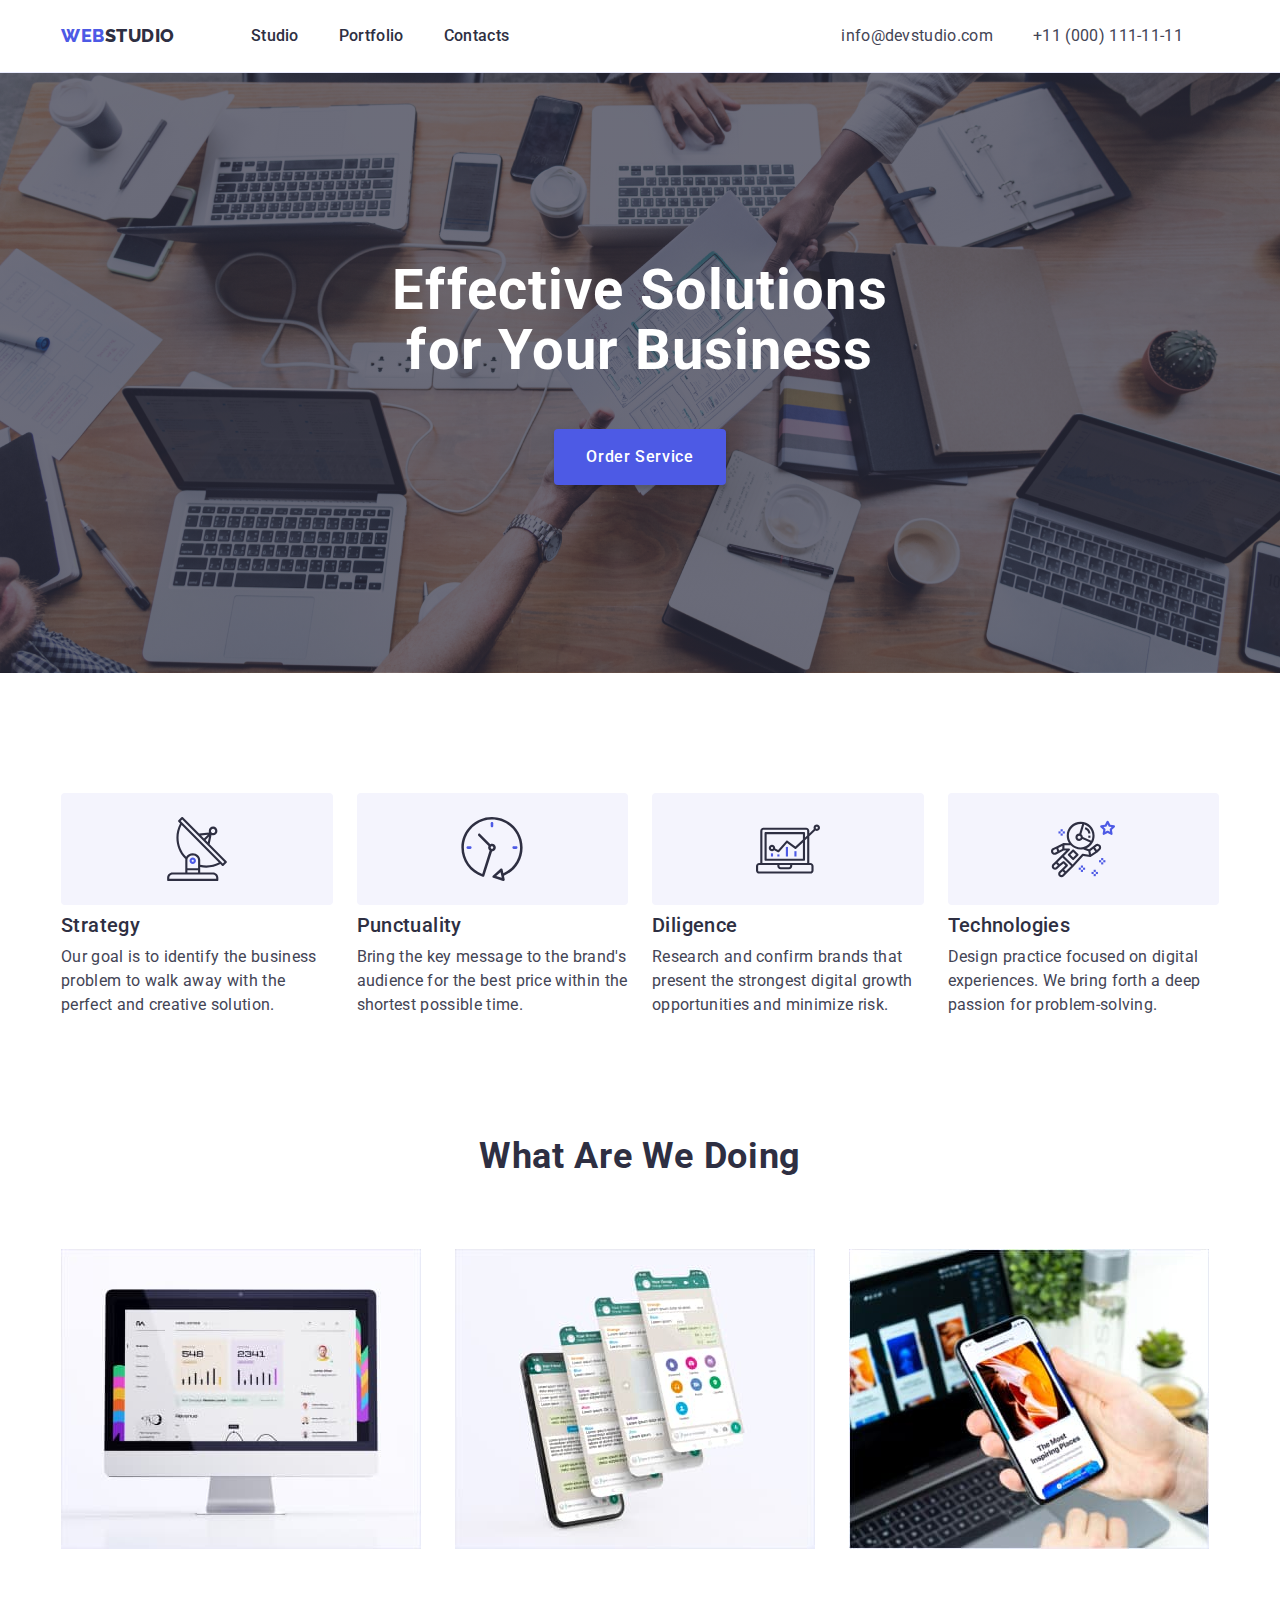
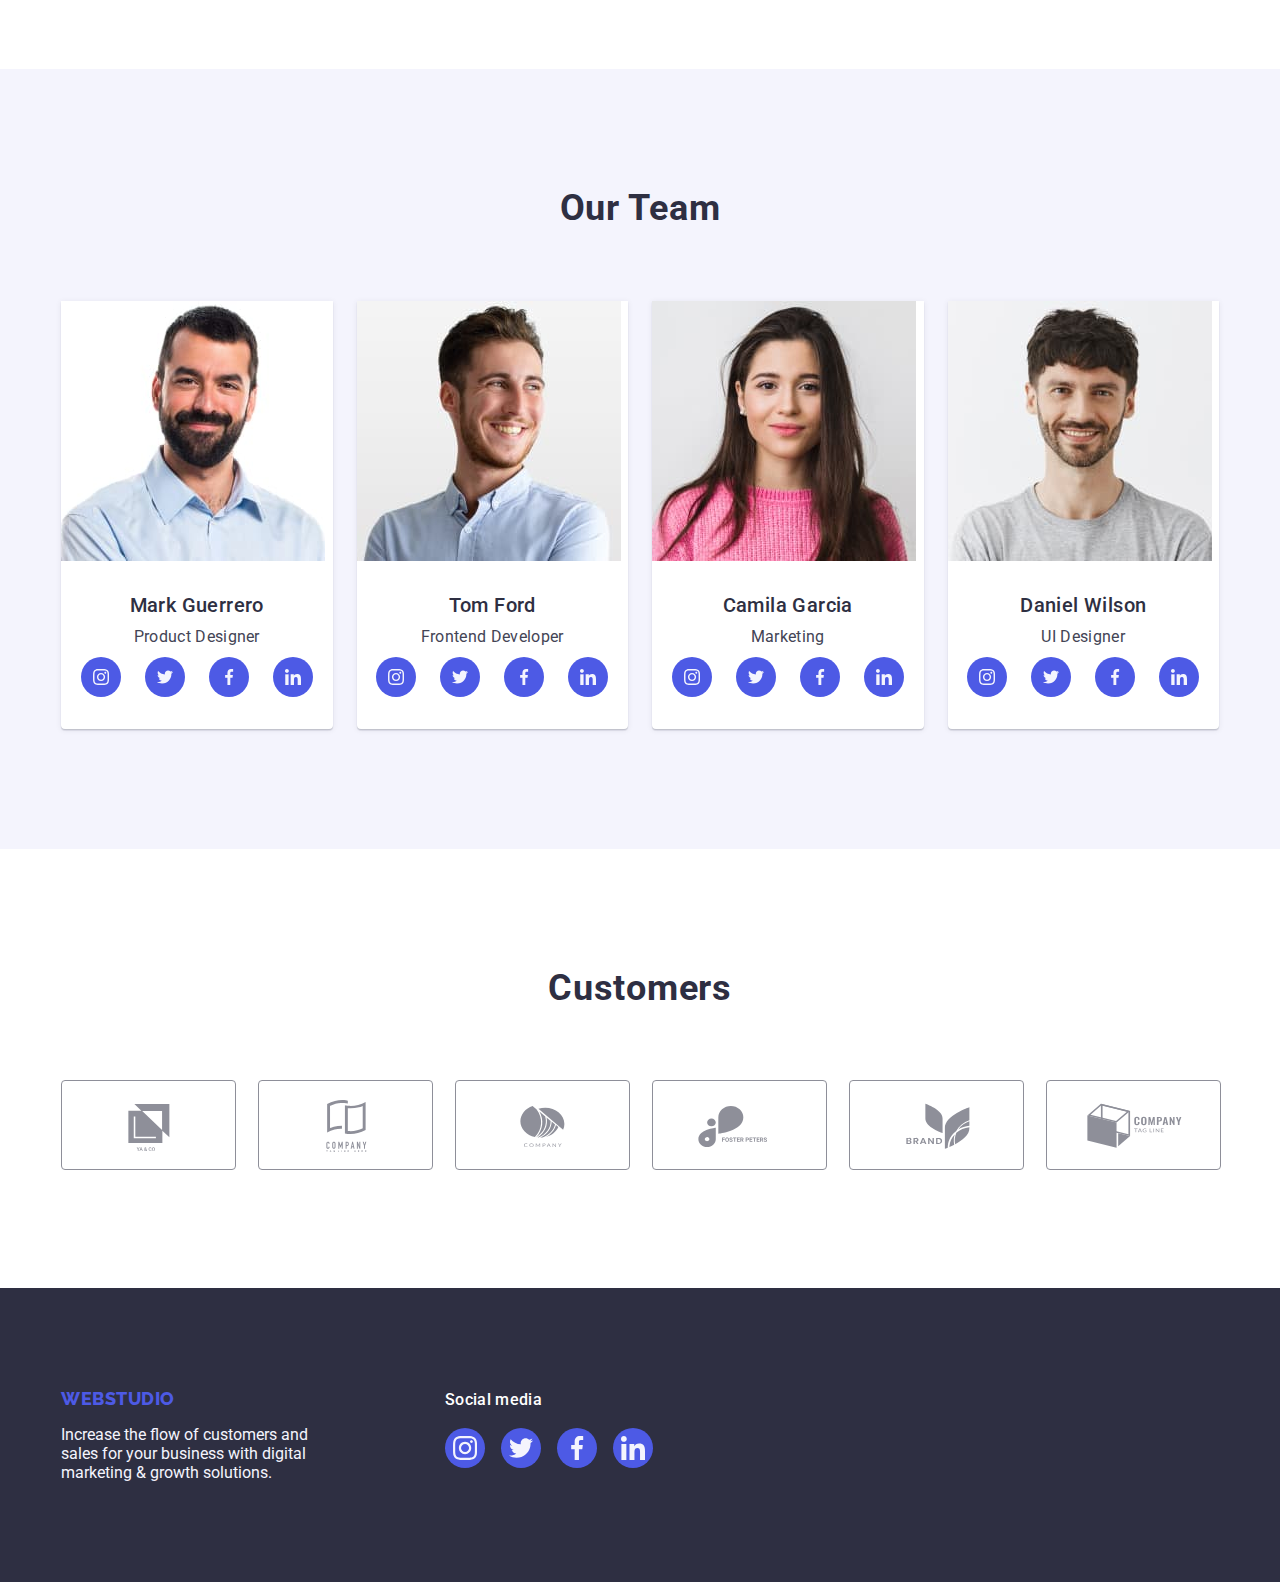
<file: index.html>
<!DOCTYPE html>
<html lang="en">
  <head>
    <meta charset="UTF-8" />
    <meta http-equiv="X-UA-Compatible" content="IE=edge" />
    <meta name="viewport" content="width=device-width, initial-scale=1.0" />
    <link rel="preconnect" href="https://fonts.googleapis.com" />
    <link rel="preconnect" href="https://fonts.gstatic.com" crossorigin />
    <link
      href="https://fonts.googleapis.com/css2?family=Montserrat:wght@400;700&family=Raleway:wght@800&family=Roboto:wght@400;500;700&display=swap"
      rel="stylesheet"
    />
    <link
      rel="stylesheet"
      href="https://cdnjs.cloudflare.com/ajax/libs/modern-normalize/1.1.0/modern-normalize.min.css"
      integrity="sha512-wpPYUAdjBVSE4KJnH1VR1HeZfpl1ub8YT/NKx4PuQ5NmX2tKuGu6U/JRp5y+Y8XG2tV+wKQpNHVUX03MfMFn9Q=="
      crossorigin="anonymous"
      referrerpolicy="no-referrer"
    />
    <link rel="stylesheet" href="./css/style.css" />
    <title>Document</title>
  </head>
  <body>
    <!-- header -->
    <header class="page-header">
      <div class="container">
        <!-- navbar -->
        <nav class="page-nav">
          <!-- logo -->
          <a class="logo link" href="./index.html">
            Web<span class="secondary-text-color">Studio</span>
          </a>

          <ul class="nav list">
            <li><a class="nav-item link" href="./index.html">Studio</a></li>
            <li><a class="nav-item link" href="./portfolio.html">Portfolio</a></li>
            <li><a class="nav-item link" href="">Contacts</a></li>
          </ul>
        </nav>

        <!-- contacts -->
        <address class="nav-contact">
          <ul class="contact-list list">
            <li>
              <a class="nav-contact-item link" href="mailto:info@devstudio.com">
                info@devstudio.com
              </a>
            </li>
            <li>
              <a class="nav-contact-item link" href="tel:+110001111111">+11 (000) 111-11-11</a>
            </li>
          </ul>
        </address>
      </div>
    </header>

    <!-- main -->
    <main>
      <!-- hero -->
      <section class="hero">
        <div class="container">
          <h1 class="hero-title">Effective Solutions for Your Business</h1>
          <button class="button" type="button">Order Service</button>
        </div>
      </section>

      <!-- section-2 -->
      <section class="advantages">
        <div class="container">
          <h2 class="section-title" hidden>Advantages</h2>
          <!-- list of advantages -->
          <ul class="advantages-list list">
            <li class="advantages-item icon-antenna">
              <div class="advantages-icon">
                <svg width="64" height="64">
                  <use href="./images/icons.svg#icon-antenna"></use>
                </svg>
              </div>
              <h3 class="section-subtitle">Strategy</h3>
              <p class="section-text">
                Our goal is to identify the business problem to walk away with the perfect and
                creative solution.
              </p>
            </li>
            <li class="advantages-item icon-clock">
              <div class="advantages-icon">
                <svg width="64" height="64">
                  <use href="./images/icons.svg#icon-clock"></use>
                </svg>
              </div>
              <h3 class="section-subtitle">Punctuality</h3>
              <p class="section-text">
                Bring the key message to the brand's audience for the best price within the shortest
                possible time.
              </p>
            </li>
            <li class="advantages-item icon-diagram">
              <div class="advantages-icon">
                <svg width="64" height="64">
                  <use href="./images/icons.svg#icon-diagram"></use>
                </svg>
              </div>
              <h3 class="section-subtitle">Diligence</h3>
              <p class="section-text">
                Research and confirm brands that present the strongest digital growth opportunities
                and minimize risk.
              </p>
            </li>
            <li class="advantages-item icon-astronaut">
              <div class="advantages-icon">
                <svg width="64" height="64">
                  <use href="./images/icons.svg#icon-astronaut"></use>
                </svg>
              </div>
              <h3 class="section-subtitle">Technologies</h3>
              <p class="section-text">
                Design practice focused on digital experiences. We bring forth a deep passion for
                problem-solving.
              </p>
            </li>
          </ul>
        </div>
      </section>

      <!-- section-3 -->
      <section class="services">
        <div class="container">
          <h2 class="section-title">What are we doing</h2>
          <ul class="list">
            <li class="services-item">
              <img src="./images/section-3-pic-1.jpg" alt="dashboard" width="360" />
            </li>
            <li class="services-item">
              <img src="./images/section-3-pic-2.jpg" alt="mobile-1" width="360" />
            </li>
            <li class="services-item">
              <img src="./images/section-3-pic-3.jpg" alt="mobile-2" width="360" />
            </li>
          </ul>
        </div>
      </section>

      <!-- section-4 -->
      <section class="our-team">
        <div class="container">
          <h2 class="section-title">Our Team</h2>
          <ul class="list">
            <li class="our-team-item">
              <img src="./images/team/person-1.jpg" alt="First worker" width="264" />
              <div class="team-info">
                <h3 class="section-subtitle">Mark Guerrero</h3>
                <p class="section-text">Product Designer</p>
                <ul class="social-links list">
                  <li class="social-links-item">
                    <a class="social-link" href="">
                      <svg class="social-icon" width="16" height="16">
                        <use href="./images/icons.svg#icon-instagram"></use>
                      </svg>
                    </a>
                  </li>
                  <li class="social-links-item">
                    <a class="social-link" href=""
                      ><svg class="social-icon" width="16" height="16">
                        <use href="./images/icons.svg#icon-twitter"></use>
                      </svg>
                    </a>
                  </li>
                  <li class="social-links-item">
                    <a class="social-link" href=""
                      ><svg class="social-icon" width="16" height="16">
                        <use href="./images/icons.svg#icon-facebook"></use>
                      </svg>
                    </a>
                  </li>
                  <li class="social-links-item">
                    <a class="social-link" href=""
                      ><svg class="social-icon" width="16" height="16">
                        <use href="./images/icons.svg#icon-linkedin"></use>
                      </svg>
                    </a>
                  </li>
                </ul>
              </div>
            </li>
            <li class="our-team-item">
              <img src="./images/team/person-2.jpg" alt="Second worker" width="264" />
              <div class="team-info">
                <h3 class="section-subtitle">Tom Ford</h3>
                <p class="section-text">Frontend Developer</p>
                <ul class="social-links list">
                  <li class="social-links-item">
                    <a class="social-link" href="">
                      <svg class="social-icon" width="16" height="16">
                        <use href="./images/icons.svg#icon-instagram"></use>
                      </svg>
                    </a>
                  </li>
                  <li class="social-links-item">
                    <a class="social-link" href=""
                      ><svg class="social-icon" width="16" height="16">
                        <use href="./images/icons.svg#icon-twitter"></use>
                      </svg>
                    </a>
                  </li>
                  <li class="social-links-item">
                    <a class="social-link" href=""
                      ><svg class="social-icon" width="16" height="16">
                        <use href="./images/icons.svg#icon-facebook"></use>
                      </svg>
                    </a>
                  </li>
                  <li class="social-links-item">
                    <a class="social-link" href=""
                      ><svg class="social-icon" width="16" height="16">
                        <use href="./images/icons.svg#icon-linkedin"></use>
                      </svg>
                    </a>
                  </li>
                </ul>
              </div>
            </li>
            <li class="our-team-item">
              <img src="./images/team/person-3.jpg" alt="Third worker" width="264" />
              <div class="team-info">
                <h3 class="section-subtitle">Camila Garcia</h3>
                <p class="section-text">Marketing</p>
                <ul class="social-links list">
                  <li class="social-links-item">
                    <a class="social-link" href="">
                      <svg class="social-icon" width="16" height="16">
                        <use href="./images/icons.svg#icon-instagram"></use>
                      </svg>
                    </a>
                  </li>
                  <li class="social-links-item">
                    <a class="social-link" href=""
                      ><svg class="social-icon" width="16" height="16">
                        <use href="./images/icons.svg#icon-twitter"></use>
                      </svg>
                    </a>
                  </li>
                  <li class="social-links-item">
                    <a class="social-link" href=""
                      ><svg class="social-icon" width="16" height="16">
                        <use href="./images/icons.svg#icon-facebook"></use>
                      </svg>
                    </a>
                  </li>
                  <li class="social-links-item">
                    <a class="social-link" href=""
                      ><svg class="social-icon" width="16" height="16">
                        <use href="./images/icons.svg#icon-linkedin"></use>
                      </svg>
                    </a>
                  </li>
                </ul>
              </div>
            </li>
            <li class="our-team-item">
              <img src="./images/team/person-4.jpg" alt="Forth worker" width="264" />
              <div class="team-info">
                <h3 class="section-subtitle">Daniel Wilson</h3>
                <p class="section-text">UI Designer</p>
                <ul class="social-links list">
                  <li class="social-links-item">
                    <a class="social-link" href="">
                      <svg class="social-icon" width="16" height="16">
                        <use href="./images/icons.svg#icon-instagram"></use>
                      </svg>
                    </a>
                  </li>
                  <li class="social-links-item">
                    <a class="social-link" href=""
                      ><svg class="social-icon" width="16" height="16">
                        <use href="./images/icons.svg#icon-twitter"></use>
                      </svg>
                    </a>
                  </li>
                  <li class="social-links-item">
                    <a class="social-link" href=""
                      ><svg class="social-icon" width="16" height="16">
                        <use href="./images/icons.svg#icon-facebook"></use>
                      </svg>
                    </a>
                  </li>
                  <li class="social-links-item">
                    <a class="social-link" href=""
                      ><svg class="social-icon" width="16" height="16">
                        <use href="./images/icons.svg#icon-linkedin"></use>
                      </svg>
                    </a>
                  </li>
                </ul>
              </div>
            </li>
          </ul>
        </div>
      </section>

      <!-- section-5 -->
      <section class="customers">
        <div class="container">
          <h2 class="customers-title">Customers</h2>
          <ul class="customers-list list">
            <li class="customers-item">
              <a href="" class="customer-link">
                <svg class="customer-icon" width="104" height="56">
                  <use href="./images/icons.svg#icon-customer-1"></use>
                </svg>
              </a>
            </li>
            <li class="customers-item">
              <a href="" class="customer-link">
                <svg class="customer-icon" width="104" height="56">
                  <use href="./images/icons.svg#icon-customer-2"></use>
                </svg>
              </a>
            </li>
            <li class="customers-item">
              <a href="" class="customer-link">
                <svg class="customer-icon" width="104" height="56">
                  <use href="./images/icons.svg#icon-customer-3"></use>
                </svg>
              </a>
            </li>
            <li class="customers-item">
              <a href="" class="customer-link">
                <svg class="customer-icon" width="104" height="56">
                  <use href="./images/icons.svg#icon-customer-4"></use>
                </svg>
              </a>
            </li>
            <li class="customers-item">
              <a href="" class="customer-link">
                <svg class="customer-icon" width="104" height="56">
                  <use href="./images/icons.svg#icon-customer-5"></use>
                </svg>
              </a>
            </li>
            <li class="customers-item">
              <a href="" class="customer-link">
                <svg class="customer-icon" width="104" height="56">
                  <use href="./images/icons.svg#icon-customer-6"></use>
                </svg>
              </a>
            </li>
          </ul>
        </div>
      </section>
    </main>
    <footer class="footer">
      <div class="container">
        <div class="footer-desc">
          <a class="logo link" href="./index.html">
            Web<span class="footer-text-color">Studio</span>
          </a>
          <p class="footer-text">
            Increase the flow of customers and sales for your business with digital marketing &
            growth solutions.
          </p>
        </div>
        <div>
          <p class="footer-second-text">Social media</p>
          <ul class="footer-links list">
            <li class="footer-links-item">
              <a href="" class="footer-link"
                ><svg width="24" height="24" class="footer-icon">
                  <use href="./images/icons.svg#icon-instagram"></use>
                </svg>
              </a>
            </li>
            <li class="footer-links-item">
              <a href="" class="footer-link"
                ><svg width="24" height="24" class="footer-icon">
                  <use href="./images/icons.svg#icon-twitter"></use>
                </svg>
              </a>
            </li>
            <li class="footer-links-item">
              <a href="" class="footer-link"
                ><svg width="24" height="24" class="footer-icon">
                  <use href="./images/icons.svg#icon-facebook"></use>
                </svg>
              </a>
            </li>
            <li class="footer-links-item">
              <a href="" class="footer-link"
                ><svg width="24" height="24" class="footer-icon">
                  <use href="./images/icons.svg#icon-linkedin"></use>
                </svg>
              </a>
            </li>
          </ul>
        </div>
      </div>
    </footer>
  </body>
</html>
</file>
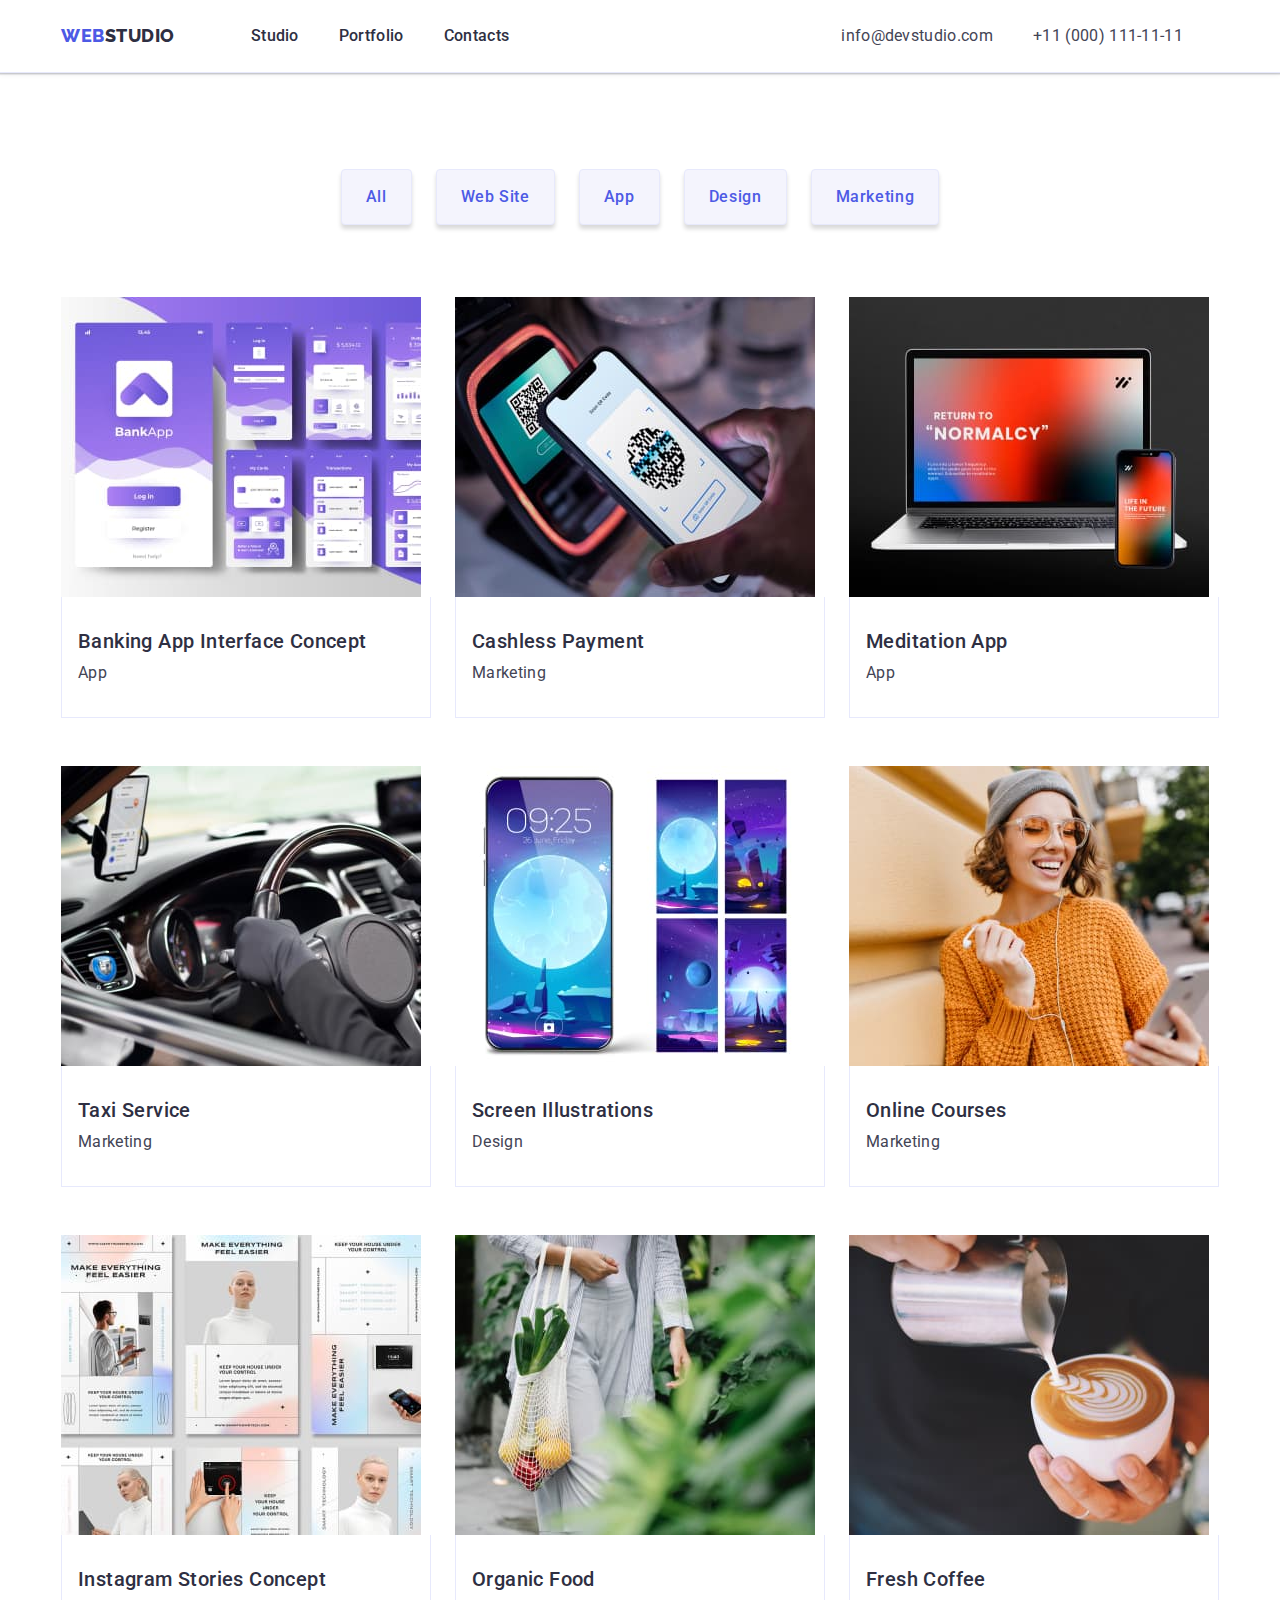
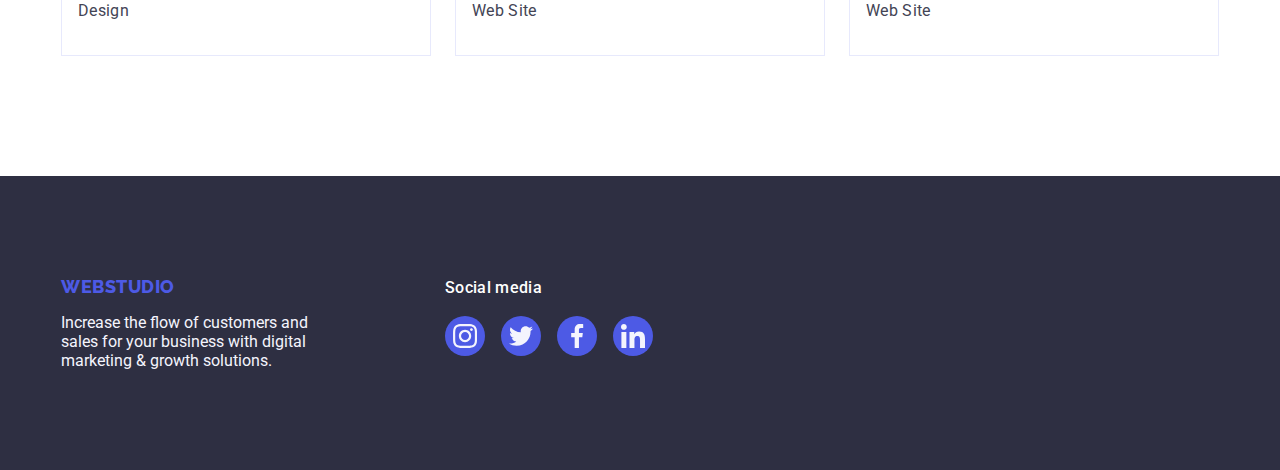
<file: portfolio.html>
<!DOCTYPE html>
<html lang="en">
  <head>
    <meta charset="UTF-8" />
    <meta http-equiv="X-UA-Compatible" content="IE=edge" />
    <meta name="viewport" content="width=device-width, initial-scale=1.0" />
    <link rel="preconnect" href="https://fonts.googleapis.com" />
    <link rel="preconnect" href="https://fonts.gstatic.com" crossorigin />
    <link
      href="https://fonts.googleapis.com/css2?family=Montserrat:wght@400;700&family=Raleway:wght@800&family=Roboto:wght@400;500;700&display=swap"
      rel="stylesheet"
    />
    <link
      rel="stylesheet"
      href="https://cdnjs.cloudflare.com/ajax/libs/modern-normalize/1.1.0/modern-normalize.min.css"
      integrity="sha512-wpPYUAdjBVSE4KJnH1VR1HeZfpl1ub8YT/NKx4PuQ5NmX2tKuGu6U/JRp5y+Y8XG2tV+wKQpNHVUX03MfMFn9Q=="
      crossorigin="anonymous"
      referrerpolicy="no-referrer"
    />
    <link rel="stylesheet" href="./css/style.css" />
    <title>Document</title>
  </head>
  <body>
    <!-- header -->
    <header class="page-header">
      <div class="container">
        <!-- navbar -->
        <nav class="page-nav">
          <!-- logo -->
          <a class="logo link" href="./index.html">
            Web<span class="secondary-text-color">Studio</span>
          </a>

          <ul class="nav list">
            <li><a class="nav-item link" href="./index.html">Studio</a></li>
            <li><a class="nav-item link" href="./portfolio.html">Portfolio</a></li>
            <li><a class="nav-item link" href="">Contacts</a></li>
          </ul>
        </nav>

        <!-- contacts -->
        <address class="nav-contact">
          <ul class="contact-list list">
            <li>
              <a class="nav-contact-item link" href="mailto:info@devstudio.com">
                info@devstudio.com
              </a>
            </li>
            <li>
              <a class="nav-contact-item link" href="tel:+110001111111">+11 (000) 111-11-11</a>
            </li>
          </ul>
        </address>
      </div>
    </header>

    <!-- main -->
    <main>
      <section class="portfolio">
        <div class="container">
          <h1 hidden>Portfolio</h1>
          <ul class="filters list">
            <li><button class="button button-portfolio" type="button">All</button></li>
            <li><button class="button button-portfolio" type="button">Web Site</button></li>
            <li><button class="button button-portfolio" type="button">App</button></li>
            <li><button class="button button-portfolio" type="button">Design</button></li>
            <li><button class="button button-portfolio" type="button">Marketing</button></li>
          </ul>

          <!-- menu list -->
          <ul class="projects list">
            <li class="project-card">
              <a class="link" href="">
                <img src="./images/portfolio/img-1.jpg" alt="Banking App Interface Concept" />
                <div class="card-info">
                  <h2 class="section-subtitle">Banking App Interface Concept</h2>
                  <p class="section-text">App</p>
                </div>
              </a>
            </li>
            <li class="project-card">
              <a class="link" href="">
                <img src="./images/portfolio/img-2.jpg" alt="Cashless Payment" />
                <div class="card-info">
                  <h2 class="section-subtitle">Cashless Payment</h2>
                  <p class="section-text">Marketing</p>
                </div>
              </a>
            </li>
            <li class="project-card">
              <a class="link" href="">
                <img src="./images/portfolio/img-3.jpg" alt="Meditation App" />
                <div class="card-info">
                  <h2 class="section-subtitle">Meditation App</h2>
                  <p class="section-text">App</p>
                </div>
              </a>
            </li>
            <li class="project-card">
              <a class="link" href="">
                <img src="./images/portfolio/img-4.jpg" alt="Taxi Service" />
                <div class="card-info">
                  <h2 class="section-subtitle">Taxi Service</h2>
                  <p class="section-text">Marketing</p>
                </div>
              </a>
            </li>
            <li class="project-card">
              <a class="link" href="">
                <img src="./images/portfolio/img-5.jpg" alt="Screen Illustrations" />
                <div class="card-info">
                  <h2 class="section-subtitle">Screen Illustrations</h2>
                  <p class="section-text">Design</p>
                </div>
              </a>
            </li>
            <li class="project-card">
              <a class="link" href="">
                <img src="./images/portfolio/img-6.jpg" alt="Online Courses" />
                <div class="card-info">
                  <h2 class="section-subtitle">Online Courses</h2>
                  <p class="section-text">Marketing</p>
                </div>
              </a>
            </li>
            <li class="project-card">
              <a class="link" href="">
                <img src="./images/portfolio/img-7.jpg" alt="Instagram Stories Concept" />
                <div class="card-info">
                  <h2 class="section-subtitle">Instagram Stories Concept</h2>
                  <p class="section-text">Design</p>
                </div>
              </a>
            </li>
            <li class="project-card">
              <a class="link" href="">
                <img src="./images/portfolio/img-8.jpg" alt="Organic Food" />
                <div class="card-info">
                  <h2 class="section-subtitle">Organic Food</h2>
                  <p class="section-text">Web Site</p>
                </div>
              </a>
            </li>
            <li class="project-card">
              <a class="link" href="">
                <img src="./images/portfolio/img-9.jpg" alt="Fresh Coffee" />
                <div class="card-info">
                  <h2 class="section-subtitle">Fresh Coffee</h2>
                  <p class="section-text">Web Site</p>
                </div>
              </a>
            </li>
          </ul>
        </div>
      </section>
    </main>

    <!-- footer -->
    <footer class="footer">
      <div class="container">
        <div class="footer-desc">
          <a class="logo link" href="./index.html">
            Web<span class="footer-text-color">Studio</span>
          </a>
          <p class="footer-text">
            Increase the flow of customers and sales for your business with digital marketing &
            growth solutions.
          </p>
        </div>
        <div>
          <p class="footer-second-text">Social media</p>
          <ul class="footer-links list">
            <li class="footer-links-item">
              <a href="" class="footer-link"
                ><svg width="24" height="24" class="footer-icon">
                  <use href="./images/icons.svg#icon-instagram"></use>
                </svg>
              </a>
            </li>
            <li class="footer-links-item">
              <a href="" class="footer-link"
                ><svg width="24" height="24" class="footer-icon">
                  <use href="./images/icons.svg#icon-twitter"></use>
                </svg>
              </a>
            </li>
            <li class="footer-links-item">
              <a href="" class="footer-link"
                ><svg width="24" height="24" class="footer-icon">
                  <use href="./images/icons.svg#icon-facebook"></use>
                </svg>
              </a>
            </li>
            <li class="footer-links-item">
              <a href="" class="footer-link"
                ><svg width="24" height="24" class="footer-icon">
                  <use href="./images/icons.svg#icon-linkedin"></use>
                </svg>
              </a>
            </li>
          </ul>
        </div>
      </div>
    </footer>
  </body>
</html>
</file>
<file: css/style.css>
:root {
  --primary-bg-color: #ffffff;
  --accent-color: #4d5ae5;
  --title-text-color: #2e2f42;
  --primary-text-color: #434455;
  --hero-bg-color: #2e2f42;
  /* hover-focus-color */
  /* fonts */
  --footer-text-color: #f4f4fd;
  --footer-bg-color: #2e2f42;

  /* portfolio */
  --button-bg-color: #f4f4fd;
}

/* default */

* {
  margin: 0;
  padding: 0;
}

img {
  display: block;
}

.link {
  text-decoration: none;
}

.list {
  list-style: none;
}

/* common */

body {
  font-family: 'Roboto', sans-serif;
  color: var(--primary-text-color);
  background-color: var(--primary-bg-color);
}

.container {
  /* display: flex; */
  width: 1158px;
  margin: 0 auto;
  padding: 0 15px;
}

.section-title {
  font-family: 'Roboto';
  font-weight: 700;
  font-size: 36px;
  line-height: 1.11;
  text-align: center;
  letter-spacing: 0.02em;
  text-transform: capitalize;
  color: var(--title-text-color);
}

.section-subtitle {
  font-family: 'Roboto';
  font-weight: 500;
  font-size: 20px;
  line-height: 1.2;
  letter-spacing: 0.02em;
  color: var(--title-text-color);
}

.section-text {
  font-family: 'Roboto';
  font-weight: 400;
  font-size: 16px;
  line-height: 1.5;
  letter-spacing: 0.02em;
  color: var(--primary-text-color);
}

/*************** header ***************/

.page-header {
  border-bottom: 1px solid #e7e9fc;
  padding: 24px 0;
  box-shadow: 0px 2px 1px rgba(46, 47, 66, 0.08), 0px 1px 1px rgba(46, 47, 66, 0.16),
    0px 1px 6px rgba(46, 47, 66, 0.08);
}

.page-header .container {
  display: flex;
}

.page-nav {
  display: flex;
  align-items: center;
  margin-right: 332px;
}

.logo {
  margin-right: 76px;

  font-family: 'Raleway', sans-serif;
  font-weight: 800;
  font-size: 18px;
  line-height: 1.17;
  letter-spacing: 0.03em;
  text-transform: uppercase;
  color: var(--accent-color);
}

.secondary-text-color {
  color: var(--title-text-color);
}

.nav {
  display: flex;
  gap: 40px;
}

.nav-item {
  padding: 24px 0;

  font-family: 'Roboto';
  font-weight: 500;
  font-size: 16px;
  line-height: 1.5;
  letter-spacing: 0.02em;
  color: var(--title-text-color);
}

.nav .link:hover,
.nav .link:focus {
  color: #404bbf;
}

/* this rule is duplicated in nav-conto-item */
.contact-list {
  display: flex;
  gap: 40px;
}

.nav-contact {
  font-style: normal;
}

.nav-contact-item {
  font-family: 'Roboto';
  font-size: 16px;
  line-height: 1.5;
  letter-spacing: 0.02em;
  color: var(--primary-text-color);
}

.nav-contact-item:hover,
.nav-contact-item:focus {
  color: #404bbf;
}

/*************** main ***************/

/*************** hero ***************/

.hero {
  padding: 188px 0;
  max-width: 1440px;
  margin: 0 auto;

  background-image: linear-gradient(rgba(46, 47, 66, 0.7), rgba(46, 47, 66, 0.7)),
    url('../images/hero/people-office.jpg');
  background-color: var(--hero-bg-color);
  background-repeat: no-repeat;
  background-position: center;
  background-size: cover;
}

.hero-title {
  max-width: 496px;
  margin: 0 auto;
  margin-bottom: 48px;

  font-family: 'Roboto';
  font-weight: 700;
  font-size: 56px;
  line-height: 1.07;
  text-align: center;
  letter-spacing: 0.02em;
  color: #ffffff;
}

.button {
  display: block;
  min-width: 169px;
  height: 56px;
  margin: 0 auto;
  padding: 16px 32px;

  font-family: 'Roboto', sans-serif;
  font-weight: 500;
  font-size: 16px;
  line-height: 1.5;
  letter-spacing: 0.04em;
  text-align: center;

  color: #ffffff;
  background-color: var(--accent-color);
  box-shadow: 0px 4px 4px rgba(0, 0, 0, 0.15);
  border: none;
  border-radius: 4px;
  cursor: pointer;
}

.button:hover,
.button:focus {
  background-color: #404bbf;
}

/*************** secction-2-advantages ***************/

.advantages .section-subtitle {
  margin-bottom: 8px;
}

.advantages {
  padding: 120px 0;
}

.advantages-list {
  display: flex;
  gap: 24px;
}

.advantages-icon {
  display: flex;
  align-items: center;
  justify-content: center;
  height: 112px;
  margin-bottom: 8px;

  background-color: #f4f4fd;
  border-radius: 4px;
}

.advantages-item.icon-antenna::before {
  background-image: url(../images/advantages/antenna\ 1.svg);
}

.advantages-item.icon-clock::before {
  background-image: url(../images/advantages/clock\ 1.svg);
}

.advantages-item.icon-diagram::before {
  background-image: url(../images/advantages/diagram\ 1.svg);
}

.advantages-item.icon-astronaut::before {
  background-image: url(../images/advantages/astronaut\ 1.svg);
}

.advantages-item {
  /* 100% -> 1158px(container) - 15*2(padding) */
  width: calc((100% - 72px) / 4);
}

/*************** section-3-services ***************/

.services {
  padding-bottom: 120px;
}

.services .section-title {
  margin-bottom: 72px;
}

.services .list {
  display: flex;
  gap: 24px;
}

.services-item {
  width: calc((100% - 48px) / 3);
}

/*************** section-4-about-us ***************/

.our-team {
  padding-top: 120px;
  padding-bottom: 120px;

  background-color: #f4f4fd;
}

.our-team .section-title {
  margin-bottom: 72px;
}

.our-team-item {
  width: calc((100% - 72px) / 4);

  background-color: #ffffff;
  border-radius: 0px 0px 4px 4px;
  box-shadow: 0px 1px 6px rgba(46, 47, 66, 0.08), 0px 1px 1px rgba(46, 47, 66, 0.16),
    0px 2px 1px rgba(46, 47, 66, 0.08);
}

.team-info {
  padding: 32px 0;
}

.team-info .section-subtitle {
  text-align: center;
  margin-bottom: 8px;
}

.team-info .section-text {
  text-align: center;
}

.our-team .list {
  display: flex;
  gap: 24px;
}

.social-links.list {
  display: flex;
  justify-content: center;
  gap: 24px;
  margin-top: 8px;
}

.social-links-item {
  width: 40px;
  height: 40px;
}

.social-link {
  display: flex;
  align-items: center;
  justify-content: center;
  width: 100%;
  height: 100%;

  background-color: var(--accent-color);
  border-radius: 50%;
}

.social-link:hover,
.social-link:focus {
  background-color: #404bbf;
}

.social-icon {
  fill: #f4f4fd;
}

/*************** section-5-customers ***************/

.customers {
  padding-top: 120px;
  padding-bottom: 120px;
}

.customers-title {
  font-size: 36px;
  font-weight: 700;
  line-height: 1.1;
  text-align: center;
  letter-spacing: 0.02em;
  text-transform: capitalize;
  margin-bottom: 72px;

  color: #2e2f42;
}

.customers-list {
  display: flex;
  gap: 24px;
}

.customers-item {
  width: calc((100% - 120px) / 6);
  height: 88px;
}

.customer-link {
  display: flex;
  align-items: center;
  justify-content: center;
  width: 100%;
  height: 100%;

  border: 1px solid #8e8f99;
  border-radius: 4px;

  color: #8e8f99;
}

.customer-link:hover,
.customer-link:focus {
  border-color: #404bbf;
  color: #404bbf;
}

.customer-icon {
  fill: currentColor;
}

/* footer */

.footer {
  padding: 100px 0;
  background-color: var(--footer-bg-color);
}

.footer .container {
  display: flex;
  align-items: baseline;
}

.footer-desc {
  margin-right: 120px;
}

.footer .logo.link {
  display: inline-block;
  margin-bottom: 16px;
}

.footer-text {
  max-width: 264px;
  color: var(--footer-text-color);
}

.footer-second-text {
  font-weight: 500;
  font-size: 16px;
  line-height: 1.5;
  letter-spacing: 0.02em;
  color: #ffffff;
  margin-bottom: 16px;
}

.footer-links {
  display: flex;
  gap: 16px;
}

.footer-links-item {
  width: 40px;
  height: 40px;
}

.footer-link {
  display: flex;
  align-items: center;
  justify-content: center;
  width: 100%;
  height: 100%;
  background-color: var(--accent-color);
  border-radius: 50%;
}

.footer-link:hover,
.footer-link:focus {
  background-color: #31d0aa;
}

.footer-icon {
  fill: #f4f4fd;
}

/* portfolio */

.portfolio {
  padding-top: 96px;
  padding-bottom: 120px;
}

.filters.list {
  display: flex;
  justify-content: center;
  gap: 24px;
  margin-bottom: 72px;
}

.button-portfolio {
  background-color: var(--button-bg-color);
  color: var(--accent-color);
  padding: 12px 24px;
  min-width: 0;
  border: 1px solid #e7e9fc;
  border-radius: 4px;
}

.button:hover,
.button:focus {
  color: #ffffff;
  background-color: #404bbf;
  border: 1px solid transparent;
}

.filters .button-portfolio:hover,
.filters .button-portfolio:focus {
  box-shadow: 0px 3px 1px rgba(0, 0, 0, 0.1), 0px 2px 1px rgba(0, 0, 0, 0.08),
    0px 2px 2px rgba(0, 0, 0, 0.12);
}

/* menu list */

.projects {
  display: flex;
  flex-wrap: wrap;
  column-gap: 24px;
  row-gap: 48px;
}

.project-card {
  width: calc((100% - 48px) / 3);
}

.card-info {
  padding: 32px 16px;
  border: 1px solid #e7e9fc;
  border-top: none;
}

.card-info .section-subtitle {
  margin-bottom: 8px;
}

.project-card > .link {
  display: block;
}

.project-card > .link:hover,
.project-card > .link:focus {
  box-shadow: 0px 1px 6px rgba(46, 47, 66, 0.08), 0px 1px 1px rgba(46, 47, 66, 0.16),
    0px 2px 1px rgba(46, 47, 66, 0.08);
}

/* footer */
</file>
